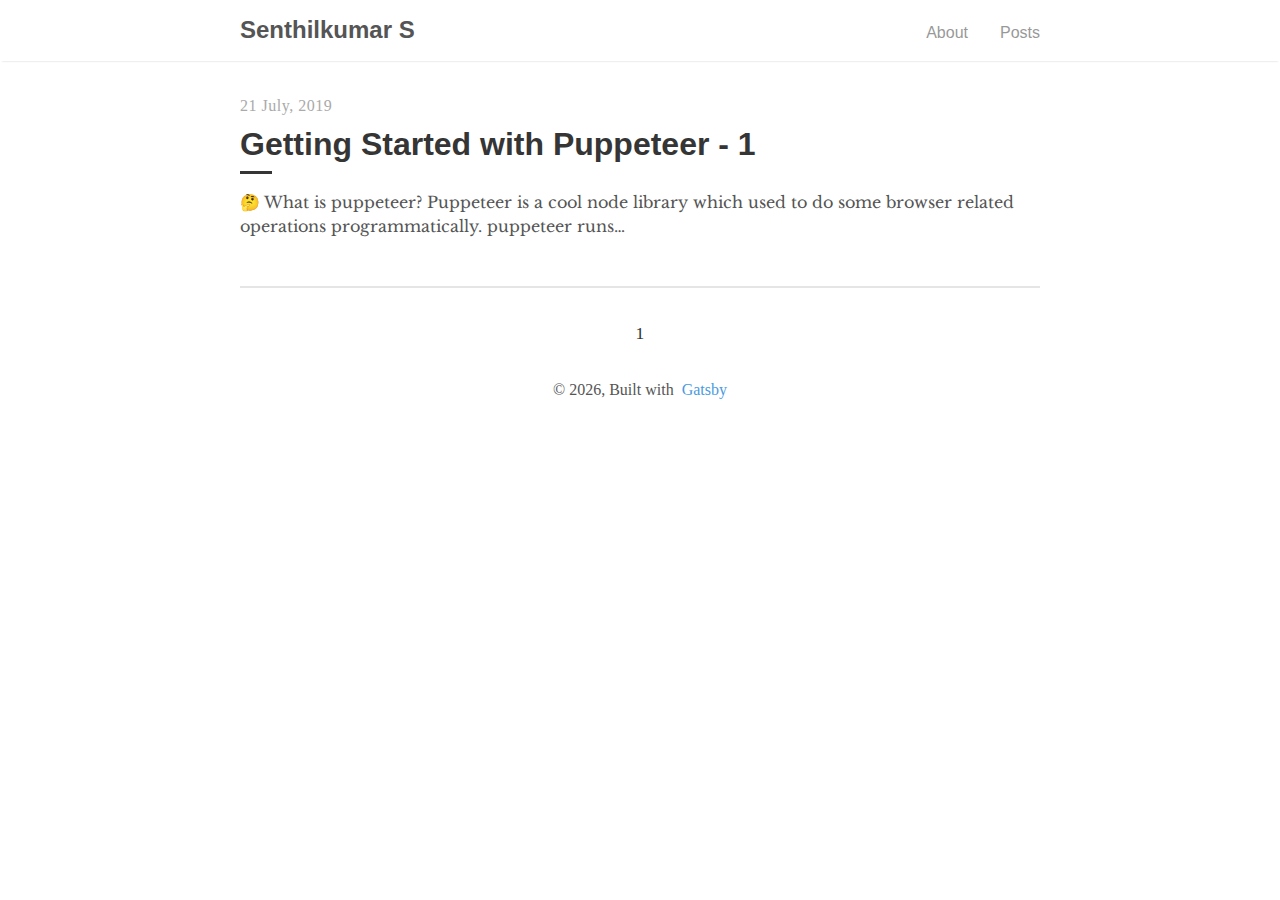
<file: index.html>
<!DOCTYPE html><html><head><meta charSet="utf-8"/><meta http-equiv="x-ua-compatible" content="ie=edge"/><meta name="viewport" content="width=device-width, initial-scale=1, shrink-to-fit=no"/><style data-href="/1.f02a8fc279fd7f62dc2c.css">@import url(https://fonts.googleapis.com/css?family=Libre+Baskerville:400,400i,700);*{box-sizing:border-box;line-height:1.5}body,html{color:#555;margin:0;padding:0}html{font-family:Libre Baskerville,Times New Roman,Times,serif;font-size:14px;overflow-y:scroll}@media (min-width:600px){html{font-size:16px}}body{-webkit-text-size-adjust:100%}h1,h2,h3,h4,h5,h6{color:#353535;font-family:Helvetica Neue,Segoe UI,Helvetica,Arial,sans-serif;line-height:normal}a{color:#4a9ae1;text-decoration:none}blockquote{border-left:.25rem solid #e5e5e5;color:#979797;margin:.8rem 0;padding:.5rem 1rem}blockquote p:last-child{margin-bottom:0}@media (min-width:600px){blockquote{padding:0 5rem 0 1.25rem}}img{display:block;margin:0 0 1rem;max-width:100%}td{vertical-align:top}code,pre{font-family:Menlo,Monaco,monospace}code{background-color:#f9f9f9;border-radius:3px;color:#bf616a;font-size:85%;padding:.25em .5em}pre{margin:0 0 1rem}pre code{background-color:transparent;color:inherit;font-size:100%;padding:0}.highlight{background-color:#f9f9f9;border-radius:3px;line-height:1.4;margin:0 0 1rem;padding:1rem}.highlight pre{margin-bottom:0;overflow-x:auto}.highlight .lineno{color:#aaa;display:inline-block;padding:0 .75rem 0 .25rem;-webkit-user-select:none;-moz-user-select:none;-ms-user-select:none;user-select:none}.post{padding:3rem 0}.post-info{color:#aaa;font-family:Palatino,Palatino LT STD,Palatino Linotype,Book Antiqua,Georgia,serif;letter-spacing:.5px;text-align:center}.post-info span{font-style:italic}.post-title{color:#353535;font-family:Helvetica Neue,Segoe UI,Helvetica,Arial,sans-serif;font-size:4rem;margin:1rem 0;text-align:center}.f3rem{font-size:3rem}.abouttext p{line-height:40px;padding-bottom:10px}.authorimage{text-align:center}.authorimage img{max-width:200px;height:150px;width:150px;display:initial;margin:9px 0 -10px;border-radius:50%}.social{text-align:center;font-size:30px;padding-bottom:30px}.social i{color:#000}.post-line{border-top:.4rem solid #353535;display:block;margin:0 auto 3rem;width:4rem}.post p{margin:0 0 1rem;text-align:justify}.post a:hover{text-decoration:underline}.post img{margin:0 auto .5rem}.post img+em{color:#aaa;display:block;font-family:Helvetica Neue,Segoe UI,Helvetica,Arial,sans-serif;font-size:.9rem;font-style:normal;text-align:center}.post img.emoji{display:inline-block;left:0;-webkit-transform:none;transform:none;width:1rem;height:1rem;vertical-align:text-top;padding:0;margin:0}.highlight .hll{background-color:#ffc}.highlight .c{color:#999}.highlight .err{color:#a00;background-color:#faa}.highlight .k{color:#069}.highlight .o{color:#555}.highlight .cm{color:#09f;font-style:italic}.highlight .cp{color:#099}.highlight .c1,.highlight .cs{color:#999}.highlight .gd{background-color:#fcc;border:1px solid #c00}.highlight .ge{font-style:italic}.highlight .gr{color:red}.highlight .gh{color:#030}.highlight .gi{background-color:#cfc;border:1px solid #0c0}.highlight .go{color:#aaa}.highlight .gp{color:#009}.highlight .gu{color:#030}.highlight .gt{color:#9c6}.highlight .kc,.highlight .kd,.highlight .kn,.highlight .kp,.highlight .kr{color:#069}.highlight .kt{color:#078}.highlight .m{color:#f60}.highlight .s{color:#d44950}.highlight .na{color:#4f9fcf}.highlight .nb{color:#366}.highlight .nc{color:#0a8}.highlight .no{color:#360}.highlight .nd{color:#99f}.highlight .ni{color:#999}.highlight .ne{color:#c00}.highlight .nf{color:#c0f}.highlight .nl{color:#99f}.highlight .nn{color:#0cf}.highlight .nt{color:#2f6f9f}.highlight .nv{color:#033}.highlight .ow{color:#000}.highlight .w{color:#bbb}.highlight .mf,.highlight .mh,.highlight .mi,.highlight .mo{color:#f60}.highlight .sb,.highlight .sc{color:#c30}.highlight .sd{color:#c30;font-style:italic}.highlight .s2,.highlight .se,.highlight .sh{color:#c30}.highlight .si{color:#a00}.highlight .sx{color:#c30}.highlight .sr{color:#3aa}.highlight .s1{color:#c30}.highlight .ss{color:#fc3}.highlight .bp{color:#366}.highlight .vc,.highlight .vg,.highlight .vi{color:#033}.highlight .il{color:#f60}.css .nt+.nt,.css .o,.css .o+.nt{color:#999}.container,.nav-container,footer,main{margin:0 auto;max-width:800px;width:80%}.nav-container,footer,main{display:block}.nav{box-shadow:0 2px 2px -2px rgba(0,0,0,.2);overflow:auto}.nav-container{margin:1rem auto;position:relative;text-align:center}.nav-title{transition:all .2s ease-out;color:#555;display:inline-block;margin:0;padding-right:.2rem}.nav-title:focus,.nav-title:hover{opacity:.6}.nav ul{list-style-type:none;margin:1rem 0 0;padding:0;text-align:center}.nav li{transition:all .2s ease-out;color:#555;display:inline-block;opacity:.6;padding:0 2rem 0 0}.nav li:last-child{padding-right:0}.nav li:focus,.nav li:hover{opacity:1}.nav a{color:#555;font-family:Helvetica Neue,Segoe UI,Helvetica,Arial,sans-serif}@media (min-width:600px){.nav-container{text-align:left}.nav ul{bottom:0;position:absolute;right:0}}footer{font-family:Palatino,Palatino LT STD,Palatino Linotype,Book Antiqua,Georgia,serif;padding:2rem 0;text-align:center}footer span{color:#555;font-size:.8rem}.pagination{border-top:.5px solid #e5e5e5;font-family:Palatino,Palatino LT STD,Palatino Linotype,Book Antiqua,Georgia,serif;padding-top:2rem;position:relative;text-align:center}.pagination span{color:#353535;font-size:1.1rem}.pagination .top{transition:all .3s ease-out;color:#555;font-family:Helvetica Neue,Segoe UI,Helvetica,Arial,sans-serif;font-size:1.1rem;opacity:.6}.pagination .top:hover{opacity:1}.pagination .arrow{transition:all .3s ease-out;color:#555;position:absolute}.pagination .arrow:focus,.pagination .arrow:hover{opacity:.6;text-decoration:none}.pagination .left{left:0}.pagination .right{right:0}.catalogue-item{border-bottom:1px solid #e5e5e5;color:#555;display:inline-block;padding:2rem 0}.catalogue-item:focus .catalogue-line,.catalogue-item:hover .catalogue-line{width:5rem}.catalogue-item:last-child{border:0}.catalogue-time{color:#aaa;font-family:Palatino,Palatino LT STD,Palatino Linotype,Book Antiqua,Georgia,serif;letter-spacing:.5px}.catalogue-title{color:#353535;display:block;font-family:Helvetica Neue,Segoe UI,Helvetica,Arial,sans-serif;font-size:2rem;font-weight:700;margin:.5rem 0}.catalogue-line{transition:all .3s ease-out;border-top:.2rem solid #353535;display:block;width:2rem}@font-face{font-family:fontello;src:url([data-uri]);src:url([data-uri]#iefix) format("embedded-opentype"),url([data-uri]) format("woff2"),url([data-uri]) format("woff"),url([data-uri]) format("truetype"),url([data-uri]) format("svg");font-weight:400;font-style:normal}[class*=" icon-"]:before,[class^=icon-]:before{font-family:fontello;font-style:normal;font-weight:400;speak:none;display:inline-block;text-decoration:inherit;width:1em;margin-right:.2em;text-align:center;font-variant:normal;text-transform:none;line-height:1em;margin-left:.2em;-webkit-font-smoothing:antialiased;-moz-osx-font-smoothing:grayscale}.icon-mail-alt:before{content:"\F0E0"}.icon-codeopen:before{content:"\F1CB"}.icon-quora:before{content:"\F2C4"}.icon-github-squared:before{content:"\F300"}.icon-twitter-squared:before{content:"\F304"}.icon-facebook-squared:before{content:"\F308"}.icon-linkedin-squared:before{content:"\F30C"}</style><style data-href="/0.08eb512c534233bffd38.css">code[class*=language-],pre[class*=language-]{color:#ccc;background:none;font-family:Consolas,Monaco,Andale Mono,Ubuntu Mono,monospace;text-align:left;white-space:pre;word-spacing:normal;word-break:normal;word-wrap:normal;line-height:1.5;-moz-tab-size:4;-o-tab-size:4;tab-size:4;-webkit-hyphens:none;-ms-hyphens:none;hyphens:none}pre[class*=language-]{padding:1em;margin:.5em 0;overflow:auto}:not(pre)>code[class*=language-],pre[class*=language-]{background:#2d2d2d}:not(pre)>code[class*=language-]{padding:.1em;border-radius:.3em;white-space:normal}.token.block-comment,.token.cdata,.token.comment,.token.doctype,.token.prolog{color:#999}.token.punctuation{color:#ccc}.token.attr-name,.token.deleted,.token.namespace,.token.tag{color:#e2777a}.token.function-name{color:#6196cc}.token.boolean,.token.function,.token.number{color:#f08d49}.token.class-name,.token.constant,.token.property,.token.symbol{color:#f8c555}.token.atrule,.token.builtin,.token.important,.token.keyword,.token.selector{color:#cc99cd}.token.attr-value,.token.char,.token.regex,.token.string,.token.variable{color:#7ec699}.token.entity,.token.operator,.token.url{color:#67cdcc}.token.bold,.token.important{font-weight:700}.token.italic{font-style:italic}.token.entity{cursor:help}.token.inserted{color:green}</style><style data-href="/app.a2f933b7ab5f58f2ecfb.css">code[class*=language-],pre[class*=language-]{color:#657b83;font-family:Consolas,Monaco,Andale Mono,Ubuntu Mono,monospace;text-align:left;white-space:pre;word-spacing:normal;word-break:normal;word-wrap:normal;line-height:1.5;-moz-tab-size:4;-o-tab-size:4;tab-size:4;-webkit-hyphens:none;-ms-hyphens:none;hyphens:none}code[class*=language-]::selection,code[class*=language-] ::selection,pre[class*=language-]::selection,pre[class*=language-] ::selection{background:#073642}pre[class*=language-]{padding:1em;margin:.5em 0;overflow:auto;border-radius:.3em}:not(pre)>code[class*=language-],pre[class*=language-]{background-color:#fdf6e3}:not(pre)>code[class*=language-]{padding:.1em;border-radius:.3em}.token.cdata,.token.comment,.token.doctype,.token.prolog{color:#93a1a1}.token.punctuation{color:#586e75}.namespace{opacity:.7}.token.boolean,.token.constant,.token.deleted,.token.number,.token.property,.token.symbol,.token.tag{color:#268bd2}.token.attr-name,.token.builtin,.token.char,.token.inserted,.token.selector,.token.string,.token.url{color:#2aa198}.token.entity{color:#657b83;background:#eee8d5}.token.atrule,.token.attr-value,.token.keyword{color:#859900}.token.class-name,.token.function{color:#b58900}.token.important,.token.regex,.token.variable{color:#cb4b16}.token.bold,.token.important{font-weight:700}.token.italic{font-style:italic}.token.entity{cursor:help}</style><meta name="generator" content="Gatsby 2.0.85"/><link rel="alternate" type="application/rss+xml" href="/rss.xml"/><link rel="shortcut icon" href="/icons/icon-48x48.png"/><link rel="manifest" href="/manifest.webmanifest"/><meta name="theme-color" content="#663399"/><link as="script" rel="preload" href="/webpack-runtime-f0aeb34d5a97b9aab1ec.js"/><link as="script" rel="preload" href="/app-98eaf7af722423f1ba52.js"/><link as="script" rel="preload" href="/0-c68d38810e71abdc5b8b.js"/><link as="script" rel="preload" href="/1-fd1f1108440ac47e5225.js"/><link as="script" rel="preload" href="/component---src-templates-blog-list-js-a87c4ee5b1a918cf95ca.js"/><link as="fetch" rel="preload" href="/static/d/316/path---index-6a9-wAr2YPmqq3rRqJ3Nbjt6dZaoZg.json" crossOrigin="use-credentials"/></head><body><div id="___gatsby"><div style="outline:none" tabindex="-1" role="group"><div><nav class="nav"><div class="nav-container"><a aria-current="page" class="" href="/"><h2 class="nav-title">Senthilkumar S</h2></a><ul><li><a href="/about">About</a></li><li><a aria-current="page" class="" href="/">Posts</a></li></ul></div></nav><main><a class="catalogue-item" href="/getting-started-with-puppeteer-1/"><div><time dateTime="21 July, 2019" class="catalogue-time">21 July, 2019</time><h1 class="catalogue-title">Getting Started with Puppeteer - 1</h1><div class="catalogue-line"></div><p>🤔 What is puppeteer? Puppeteer is a cool node library which used to do some browser related operations programmatically. puppeteer runs…</p></div></a><div class="pagination"><span>1</span></div></main><footer>© <!-- -->2019<!-- -->, Built with  <a href="https://www.gatsbyjs.org">Gatsby</a></footer></div></div></div><script>
  
  
  if(true) {
    (function(i,s,o,g,r,a,m){i['GoogleAnalyticsObject']=r;i[r]=i[r]||function(){
    (i[r].q=i[r].q||[]).push(arguments)},i[r].l=1*new Date();a=s.createElement(o),
    m=s.getElementsByTagName(o)[0];a.async=1;a.src=g;m.parentNode.insertBefore(a,m)
    })(window,document,'script','https://www.google-analytics.com/analytics.js','ga');
  }
  if (typeof ga === "function") {
    ga('create', 'UA-137781317-1', 'auto', {});
      
      }
      </script><script id="gatsby-script-loader">/*<![CDATA[*/window.page={"componentChunkName":"component---src-templates-blog-list-js","jsonName":"index","path":"/"};window.dataPath="316/path---index-6a9-wAr2YPmqq3rRqJ3Nbjt6dZaoZg";/*]]>*/</script><script id="gatsby-chunk-mapping">/*<![CDATA[*/window.___chunkMapping={"app":["/app.a2f933b7ab5f58f2ecfb.css","/app-98eaf7af722423f1ba52.js"],"component---node-modules-gatsby-plugin-offline-app-shell-js":["/component---node-modules-gatsby-plugin-offline-app-shell-js-4be88a38bd7666d7e9e6.js"],"component---src-templates-blog-post-js":["/component---src-templates-blog-post-js-2572485f444fafd89a6f.js"],"component---src-templates-blog-list-js":["/component---src-templates-blog-list-js-a87c4ee5b1a918cf95ca.js"],"component---src-pages-404-js":["/component---src-pages-404-js-044a4fb0dc4d4fe8c957.js"],"component---src-pages-about-js":["/component---src-pages-about-js-4056f83793c5e5cef0c8.js"],"pages-manifest":["/pages-manifest-46968aaa16fee516a383.js"]};/*]]>*/</script><script src="/component---src-templates-blog-list-js-a87c4ee5b1a918cf95ca.js" async=""></script><script src="/1-fd1f1108440ac47e5225.js" async=""></script><script src="/0-c68d38810e71abdc5b8b.js" async=""></script><script src="/app-98eaf7af722423f1ba52.js" async=""></script><script src="/webpack-runtime-f0aeb34d5a97b9aab1ec.js" async=""></script></body></html>
</file>
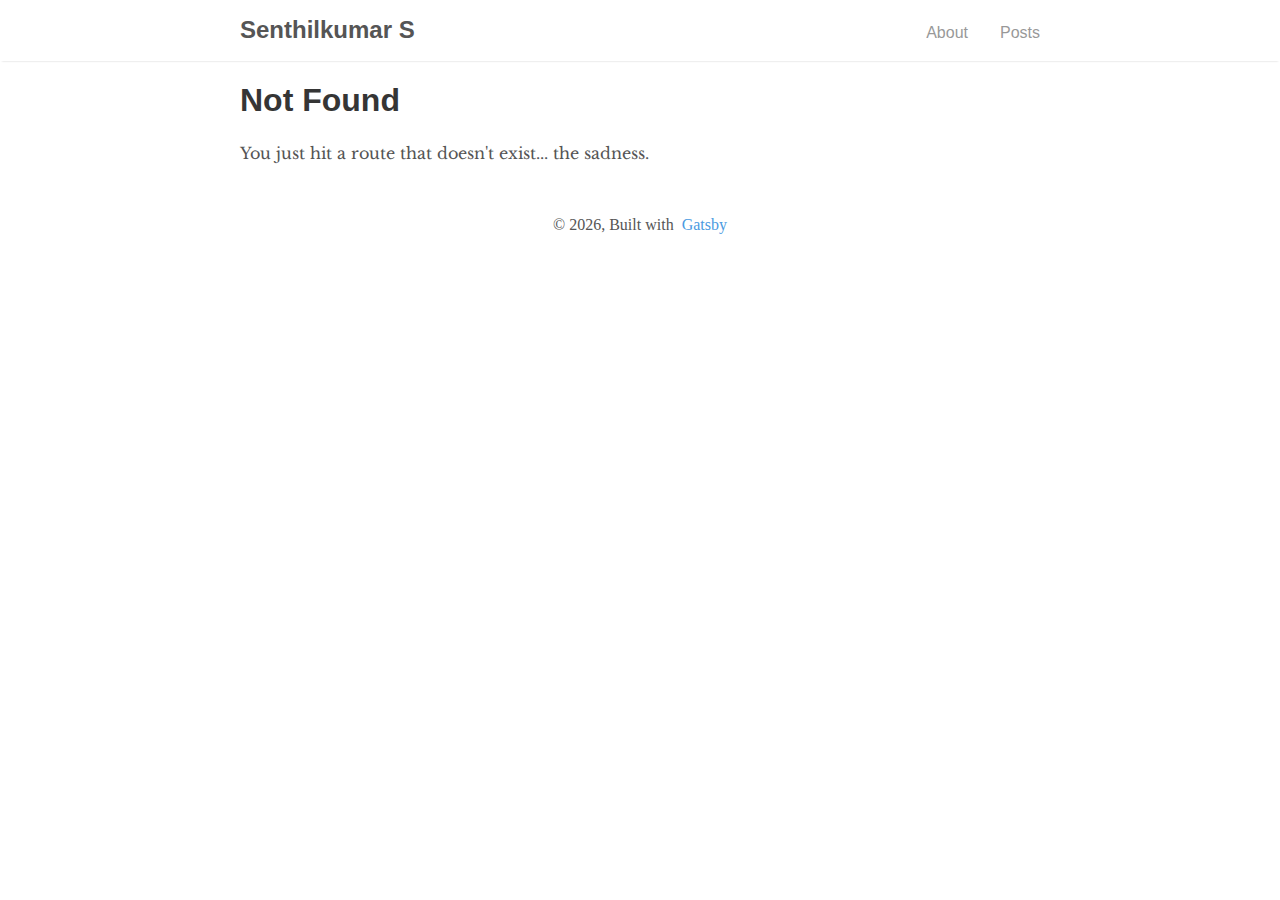
<file: 404/index.html>
<!DOCTYPE html><html><head><meta charSet="utf-8"/><meta http-equiv="x-ua-compatible" content="ie=edge"/><meta name="viewport" content="width=device-width, initial-scale=1, shrink-to-fit=no"/><style data-href="/1.f02a8fc279fd7f62dc2c.css">@import url(https://fonts.googleapis.com/css?family=Libre+Baskerville:400,400i,700);*{box-sizing:border-box;line-height:1.5}body,html{color:#555;margin:0;padding:0}html{font-family:Libre Baskerville,Times New Roman,Times,serif;font-size:14px;overflow-y:scroll}@media (min-width:600px){html{font-size:16px}}body{-webkit-text-size-adjust:100%}h1,h2,h3,h4,h5,h6{color:#353535;font-family:Helvetica Neue,Segoe UI,Helvetica,Arial,sans-serif;line-height:normal}a{color:#4a9ae1;text-decoration:none}blockquote{border-left:.25rem solid #e5e5e5;color:#979797;margin:.8rem 0;padding:.5rem 1rem}blockquote p:last-child{margin-bottom:0}@media (min-width:600px){blockquote{padding:0 5rem 0 1.25rem}}img{display:block;margin:0 0 1rem;max-width:100%}td{vertical-align:top}code,pre{font-family:Menlo,Monaco,monospace}code{background-color:#f9f9f9;border-radius:3px;color:#bf616a;font-size:85%;padding:.25em .5em}pre{margin:0 0 1rem}pre code{background-color:transparent;color:inherit;font-size:100%;padding:0}.highlight{background-color:#f9f9f9;border-radius:3px;line-height:1.4;margin:0 0 1rem;padding:1rem}.highlight pre{margin-bottom:0;overflow-x:auto}.highlight .lineno{color:#aaa;display:inline-block;padding:0 .75rem 0 .25rem;-webkit-user-select:none;-moz-user-select:none;-ms-user-select:none;user-select:none}.post{padding:3rem 0}.post-info{color:#aaa;font-family:Palatino,Palatino LT STD,Palatino Linotype,Book Antiqua,Georgia,serif;letter-spacing:.5px;text-align:center}.post-info span{font-style:italic}.post-title{color:#353535;font-family:Helvetica Neue,Segoe UI,Helvetica,Arial,sans-serif;font-size:4rem;margin:1rem 0;text-align:center}.f3rem{font-size:3rem}.abouttext p{line-height:40px;padding-bottom:10px}.authorimage{text-align:center}.authorimage img{max-width:200px;height:150px;width:150px;display:initial;margin:9px 0 -10px;border-radius:50%}.social{text-align:center;font-size:30px;padding-bottom:30px}.social i{color:#000}.post-line{border-top:.4rem solid #353535;display:block;margin:0 auto 3rem;width:4rem}.post p{margin:0 0 1rem;text-align:justify}.post a:hover{text-decoration:underline}.post img{margin:0 auto .5rem}.post img+em{color:#aaa;display:block;font-family:Helvetica Neue,Segoe UI,Helvetica,Arial,sans-serif;font-size:.9rem;font-style:normal;text-align:center}.post img.emoji{display:inline-block;left:0;-webkit-transform:none;transform:none;width:1rem;height:1rem;vertical-align:text-top;padding:0;margin:0}.highlight .hll{background-color:#ffc}.highlight .c{color:#999}.highlight .err{color:#a00;background-color:#faa}.highlight .k{color:#069}.highlight .o{color:#555}.highlight .cm{color:#09f;font-style:italic}.highlight .cp{color:#099}.highlight .c1,.highlight .cs{color:#999}.highlight .gd{background-color:#fcc;border:1px solid #c00}.highlight .ge{font-style:italic}.highlight .gr{color:red}.highlight .gh{color:#030}.highlight .gi{background-color:#cfc;border:1px solid #0c0}.highlight .go{color:#aaa}.highlight .gp{color:#009}.highlight .gu{color:#030}.highlight .gt{color:#9c6}.highlight .kc,.highlight .kd,.highlight .kn,.highlight .kp,.highlight .kr{color:#069}.highlight .kt{color:#078}.highlight .m{color:#f60}.highlight .s{color:#d44950}.highlight .na{color:#4f9fcf}.highlight .nb{color:#366}.highlight .nc{color:#0a8}.highlight .no{color:#360}.highlight .nd{color:#99f}.highlight .ni{color:#999}.highlight .ne{color:#c00}.highlight .nf{color:#c0f}.highlight .nl{color:#99f}.highlight .nn{color:#0cf}.highlight .nt{color:#2f6f9f}.highlight .nv{color:#033}.highlight .ow{color:#000}.highlight .w{color:#bbb}.highlight .mf,.highlight .mh,.highlight .mi,.highlight .mo{color:#f60}.highlight .sb,.highlight .sc{color:#c30}.highlight .sd{color:#c30;font-style:italic}.highlight .s2,.highlight .se,.highlight .sh{color:#c30}.highlight .si{color:#a00}.highlight .sx{color:#c30}.highlight .sr{color:#3aa}.highlight .s1{color:#c30}.highlight .ss{color:#fc3}.highlight .bp{color:#366}.highlight .vc,.highlight .vg,.highlight .vi{color:#033}.highlight .il{color:#f60}.css .nt+.nt,.css .o,.css .o+.nt{color:#999}.container,.nav-container,footer,main{margin:0 auto;max-width:800px;width:80%}.nav-container,footer,main{display:block}.nav{box-shadow:0 2px 2px -2px rgba(0,0,0,.2);overflow:auto}.nav-container{margin:1rem auto;position:relative;text-align:center}.nav-title{transition:all .2s ease-out;color:#555;display:inline-block;margin:0;padding-right:.2rem}.nav-title:focus,.nav-title:hover{opacity:.6}.nav ul{list-style-type:none;margin:1rem 0 0;padding:0;text-align:center}.nav li{transition:all .2s ease-out;color:#555;display:inline-block;opacity:.6;padding:0 2rem 0 0}.nav li:last-child{padding-right:0}.nav li:focus,.nav li:hover{opacity:1}.nav a{color:#555;font-family:Helvetica Neue,Segoe UI,Helvetica,Arial,sans-serif}@media (min-width:600px){.nav-container{text-align:left}.nav ul{bottom:0;position:absolute;right:0}}footer{font-family:Palatino,Palatino LT STD,Palatino Linotype,Book Antiqua,Georgia,serif;padding:2rem 0;text-align:center}footer span{color:#555;font-size:.8rem}.pagination{border-top:.5px solid #e5e5e5;font-family:Palatino,Palatino LT STD,Palatino Linotype,Book Antiqua,Georgia,serif;padding-top:2rem;position:relative;text-align:center}.pagination span{color:#353535;font-size:1.1rem}.pagination .top{transition:all .3s ease-out;color:#555;font-family:Helvetica Neue,Segoe UI,Helvetica,Arial,sans-serif;font-size:1.1rem;opacity:.6}.pagination .top:hover{opacity:1}.pagination .arrow{transition:all .3s ease-out;color:#555;position:absolute}.pagination .arrow:focus,.pagination .arrow:hover{opacity:.6;text-decoration:none}.pagination .left{left:0}.pagination .right{right:0}.catalogue-item{border-bottom:1px solid #e5e5e5;color:#555;display:inline-block;padding:2rem 0}.catalogue-item:focus .catalogue-line,.catalogue-item:hover .catalogue-line{width:5rem}.catalogue-item:last-child{border:0}.catalogue-time{color:#aaa;font-family:Palatino,Palatino LT STD,Palatino Linotype,Book Antiqua,Georgia,serif;letter-spacing:.5px}.catalogue-title{color:#353535;display:block;font-family:Helvetica Neue,Segoe UI,Helvetica,Arial,sans-serif;font-size:2rem;font-weight:700;margin:.5rem 0}.catalogue-line{transition:all .3s ease-out;border-top:.2rem solid #353535;display:block;width:2rem}@font-face{font-family:fontello;src:url([data-uri]);src:url([data-uri]#iefix) format("embedded-opentype"),url([data-uri]) format("woff2"),url([data-uri]) format("woff"),url([data-uri]) format("truetype"),url([data-uri]) format("svg");font-weight:400;font-style:normal}[class*=" icon-"]:before,[class^=icon-]:before{font-family:fontello;font-style:normal;font-weight:400;speak:none;display:inline-block;text-decoration:inherit;width:1em;margin-right:.2em;text-align:center;font-variant:normal;text-transform:none;line-height:1em;margin-left:.2em;-webkit-font-smoothing:antialiased;-moz-osx-font-smoothing:grayscale}.icon-mail-alt:before{content:"\F0E0"}.icon-codeopen:before{content:"\F1CB"}.icon-quora:before{content:"\F2C4"}.icon-github-squared:before{content:"\F300"}.icon-twitter-squared:before{content:"\F304"}.icon-facebook-squared:before{content:"\F308"}.icon-linkedin-squared:before{content:"\F30C"}</style><style data-href="/0.08eb512c534233bffd38.css">code[class*=language-],pre[class*=language-]{color:#ccc;background:none;font-family:Consolas,Monaco,Andale Mono,Ubuntu Mono,monospace;text-align:left;white-space:pre;word-spacing:normal;word-break:normal;word-wrap:normal;line-height:1.5;-moz-tab-size:4;-o-tab-size:4;tab-size:4;-webkit-hyphens:none;-ms-hyphens:none;hyphens:none}pre[class*=language-]{padding:1em;margin:.5em 0;overflow:auto}:not(pre)>code[class*=language-],pre[class*=language-]{background:#2d2d2d}:not(pre)>code[class*=language-]{padding:.1em;border-radius:.3em;white-space:normal}.token.block-comment,.token.cdata,.token.comment,.token.doctype,.token.prolog{color:#999}.token.punctuation{color:#ccc}.token.attr-name,.token.deleted,.token.namespace,.token.tag{color:#e2777a}.token.function-name{color:#6196cc}.token.boolean,.token.function,.token.number{color:#f08d49}.token.class-name,.token.constant,.token.property,.token.symbol{color:#f8c555}.token.atrule,.token.builtin,.token.important,.token.keyword,.token.selector{color:#cc99cd}.token.attr-value,.token.char,.token.regex,.token.string,.token.variable{color:#7ec699}.token.entity,.token.operator,.token.url{color:#67cdcc}.token.bold,.token.important{font-weight:700}.token.italic{font-style:italic}.token.entity{cursor:help}.token.inserted{color:green}</style><style data-href="/app.a2f933b7ab5f58f2ecfb.css">code[class*=language-],pre[class*=language-]{color:#657b83;font-family:Consolas,Monaco,Andale Mono,Ubuntu Mono,monospace;text-align:left;white-space:pre;word-spacing:normal;word-break:normal;word-wrap:normal;line-height:1.5;-moz-tab-size:4;-o-tab-size:4;tab-size:4;-webkit-hyphens:none;-ms-hyphens:none;hyphens:none}code[class*=language-]::selection,code[class*=language-] ::selection,pre[class*=language-]::selection,pre[class*=language-] ::selection{background:#073642}pre[class*=language-]{padding:1em;margin:.5em 0;overflow:auto;border-radius:.3em}:not(pre)>code[class*=language-],pre[class*=language-]{background-color:#fdf6e3}:not(pre)>code[class*=language-]{padding:.1em;border-radius:.3em}.token.cdata,.token.comment,.token.doctype,.token.prolog{color:#93a1a1}.token.punctuation{color:#586e75}.namespace{opacity:.7}.token.boolean,.token.constant,.token.deleted,.token.number,.token.property,.token.symbol,.token.tag{color:#268bd2}.token.attr-name,.token.builtin,.token.char,.token.inserted,.token.selector,.token.string,.token.url{color:#2aa198}.token.entity{color:#657b83;background:#eee8d5}.token.atrule,.token.attr-value,.token.keyword{color:#859900}.token.class-name,.token.function{color:#b58900}.token.important,.token.regex,.token.variable{color:#cb4b16}.token.bold,.token.important{font-weight:700}.token.italic{font-style:italic}.token.entity{cursor:help}</style><meta name="generator" content="Gatsby 2.0.85"/><link rel="alternate" type="application/rss+xml" href="/rss.xml"/><link rel="shortcut icon" href="/icons/icon-48x48.png"/><link rel="manifest" href="/manifest.webmanifest"/><meta name="theme-color" content="#663399"/><link as="script" rel="preload" href="/webpack-runtime-f0aeb34d5a97b9aab1ec.js"/><link as="script" rel="preload" href="/app-98eaf7af722423f1ba52.js"/><link as="script" rel="preload" href="/0-c68d38810e71abdc5b8b.js"/><link as="script" rel="preload" href="/1-fd1f1108440ac47e5225.js"/><link as="script" rel="preload" href="/component---src-pages-404-js-044a4fb0dc4d4fe8c957.js"/><link as="fetch" rel="preload" href="/static/d/542/path---404-22-d-bce-5y3y6SJVvfwnMxZZV66tnXX2k7U.json" crossOrigin="use-credentials"/></head><body><div id="___gatsby"><div style="outline:none" tabindex="-1" role="group"><div><nav class="nav"><div class="nav-container"><a href="/"><h2 class="nav-title">Senthilkumar S</h2></a><ul><li><a href="/about">About</a></li><li><a href="/">Posts</a></li></ul></div></nav><main><h1>Not Found</h1><p>You just hit a route that doesn&#x27;t exist... the sadness.</p></main><footer>© <!-- -->2019<!-- -->, Built with  <a href="https://www.gatsbyjs.org">Gatsby</a></footer></div></div></div><script>
  
  
  if(true) {
    (function(i,s,o,g,r,a,m){i['GoogleAnalyticsObject']=r;i[r]=i[r]||function(){
    (i[r].q=i[r].q||[]).push(arguments)},i[r].l=1*new Date();a=s.createElement(o),
    m=s.getElementsByTagName(o)[0];a.async=1;a.src=g;m.parentNode.insertBefore(a,m)
    })(window,document,'script','https://www.google-analytics.com/analytics.js','ga');
  }
  if (typeof ga === "function") {
    ga('create', 'UA-137781317-1', 'auto', {});
      
      }
      </script><script id="gatsby-script-loader">/*<![CDATA[*/window.page={"componentChunkName":"component---src-pages-404-js","jsonName":"404-22d","path":"/404/"};window.dataPath="542/path---404-22-d-bce-5y3y6SJVvfwnMxZZV66tnXX2k7U";/*]]>*/</script><script id="gatsby-chunk-mapping">/*<![CDATA[*/window.___chunkMapping={"app":["/app.a2f933b7ab5f58f2ecfb.css","/app-98eaf7af722423f1ba52.js"],"component---node-modules-gatsby-plugin-offline-app-shell-js":["/component---node-modules-gatsby-plugin-offline-app-shell-js-4be88a38bd7666d7e9e6.js"],"component---src-templates-blog-post-js":["/component---src-templates-blog-post-js-2572485f444fafd89a6f.js"],"component---src-templates-blog-list-js":["/component---src-templates-blog-list-js-a87c4ee5b1a918cf95ca.js"],"component---src-pages-404-js":["/component---src-pages-404-js-044a4fb0dc4d4fe8c957.js"],"component---src-pages-about-js":["/component---src-pages-about-js-4056f83793c5e5cef0c8.js"],"pages-manifest":["/pages-manifest-46968aaa16fee516a383.js"]};/*]]>*/</script><script src="/component---src-pages-404-js-044a4fb0dc4d4fe8c957.js" async=""></script><script src="/1-fd1f1108440ac47e5225.js" async=""></script><script src="/0-c68d38810e71abdc5b8b.js" async=""></script><script src="/app-98eaf7af722423f1ba52.js" async=""></script><script src="/webpack-runtime-f0aeb34d5a97b9aab1ec.js" async=""></script></body></html>
</file>
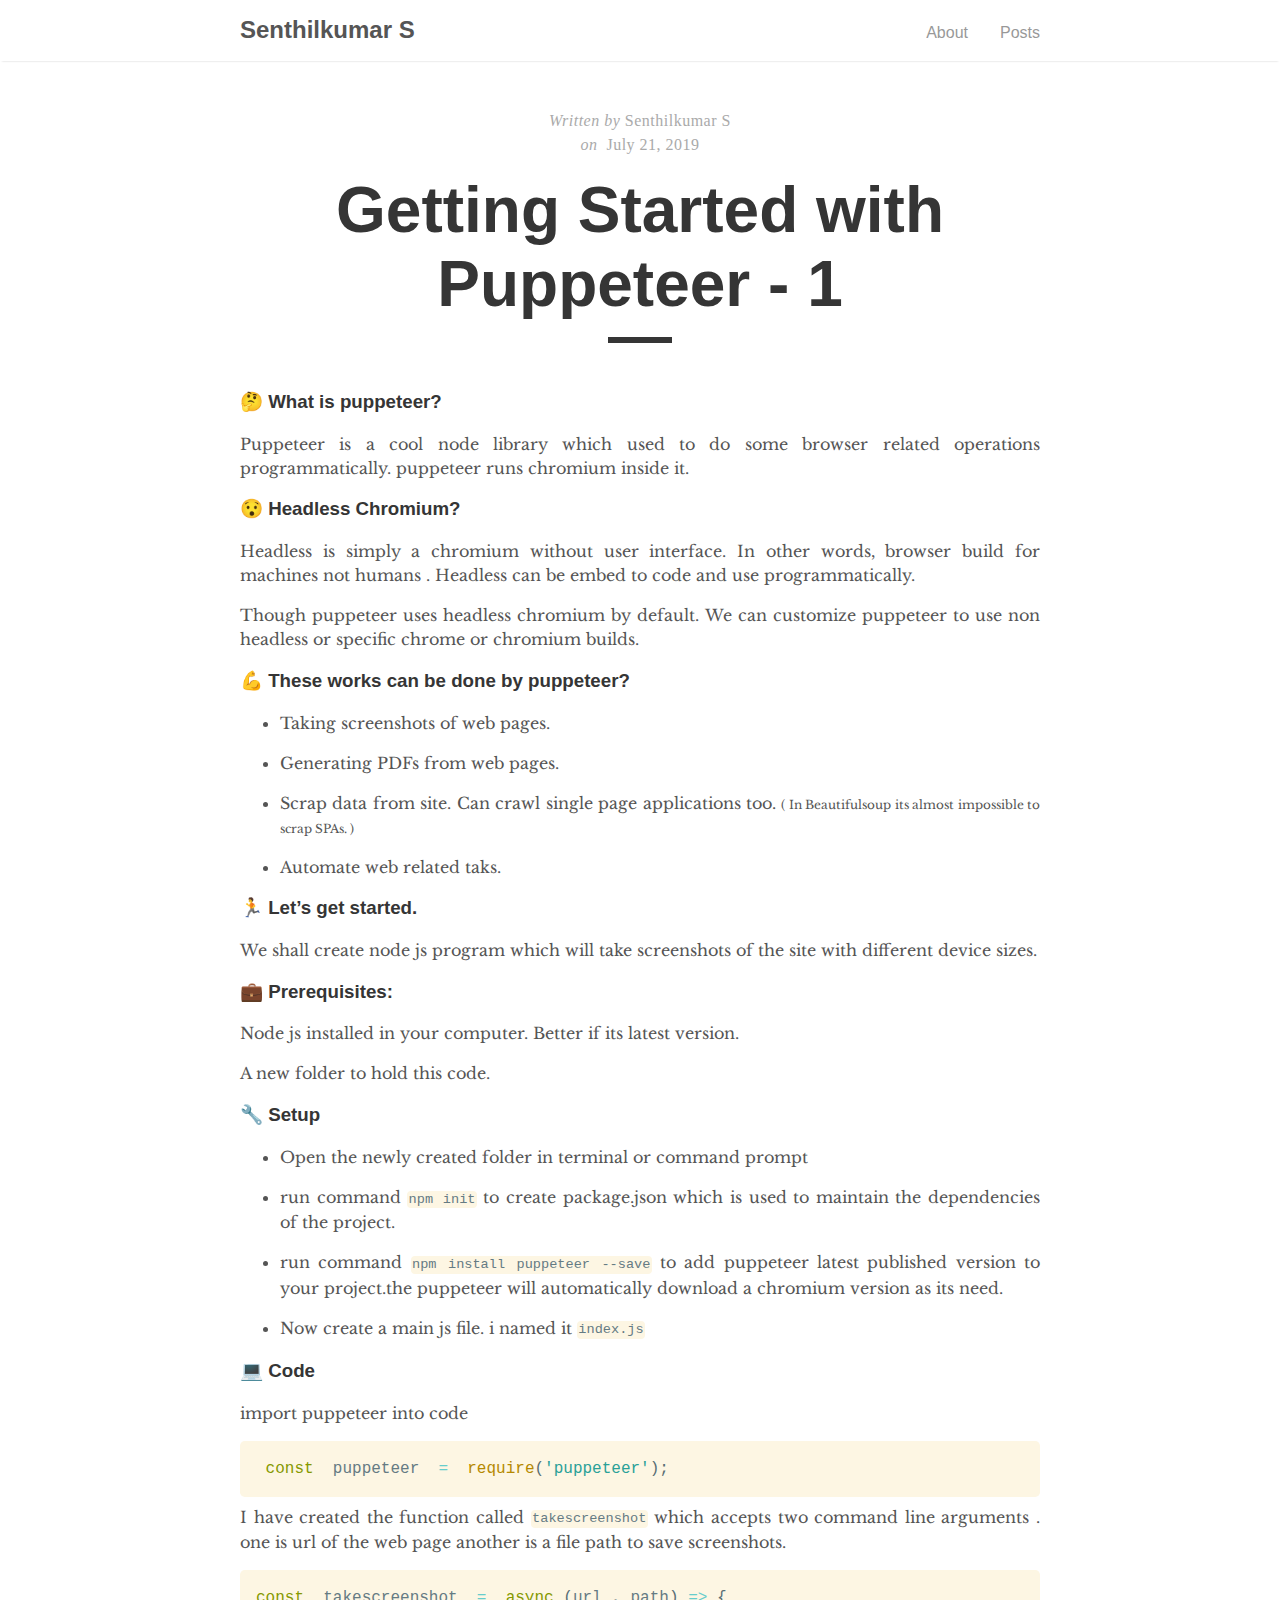
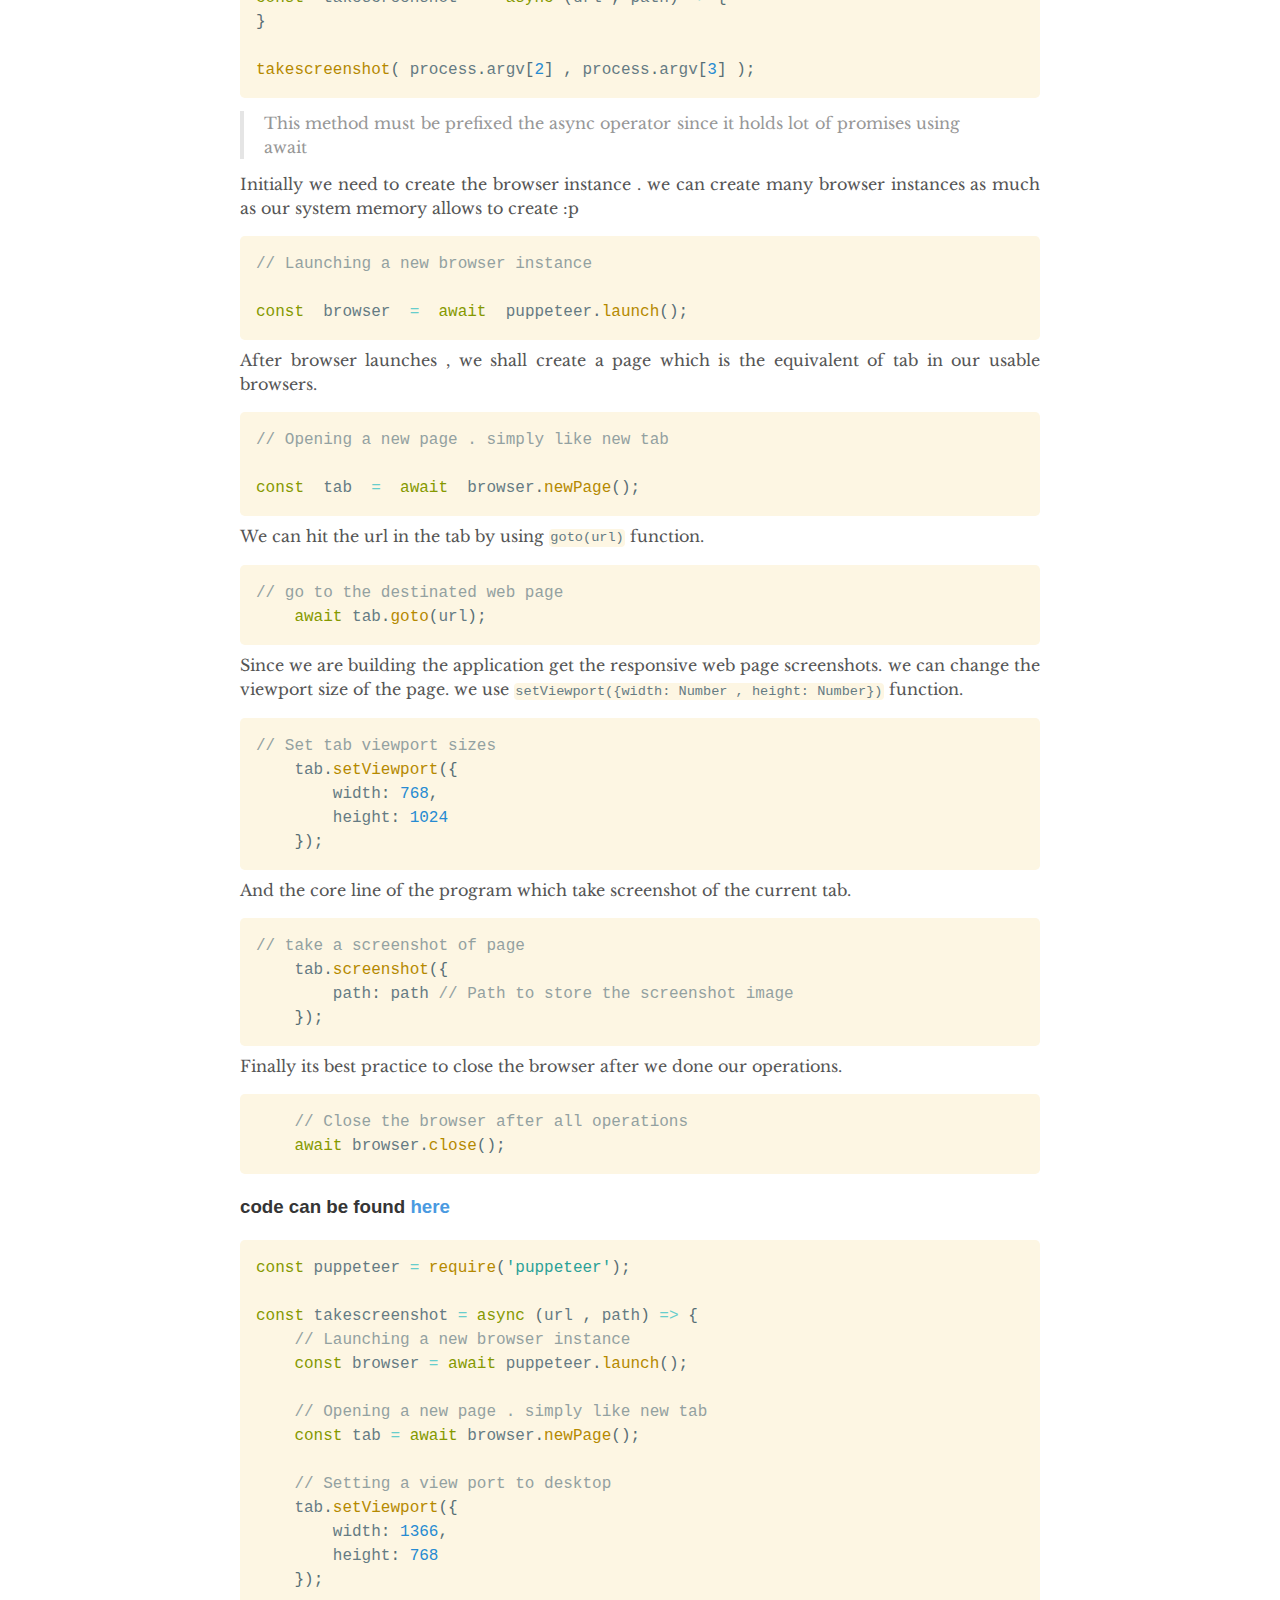
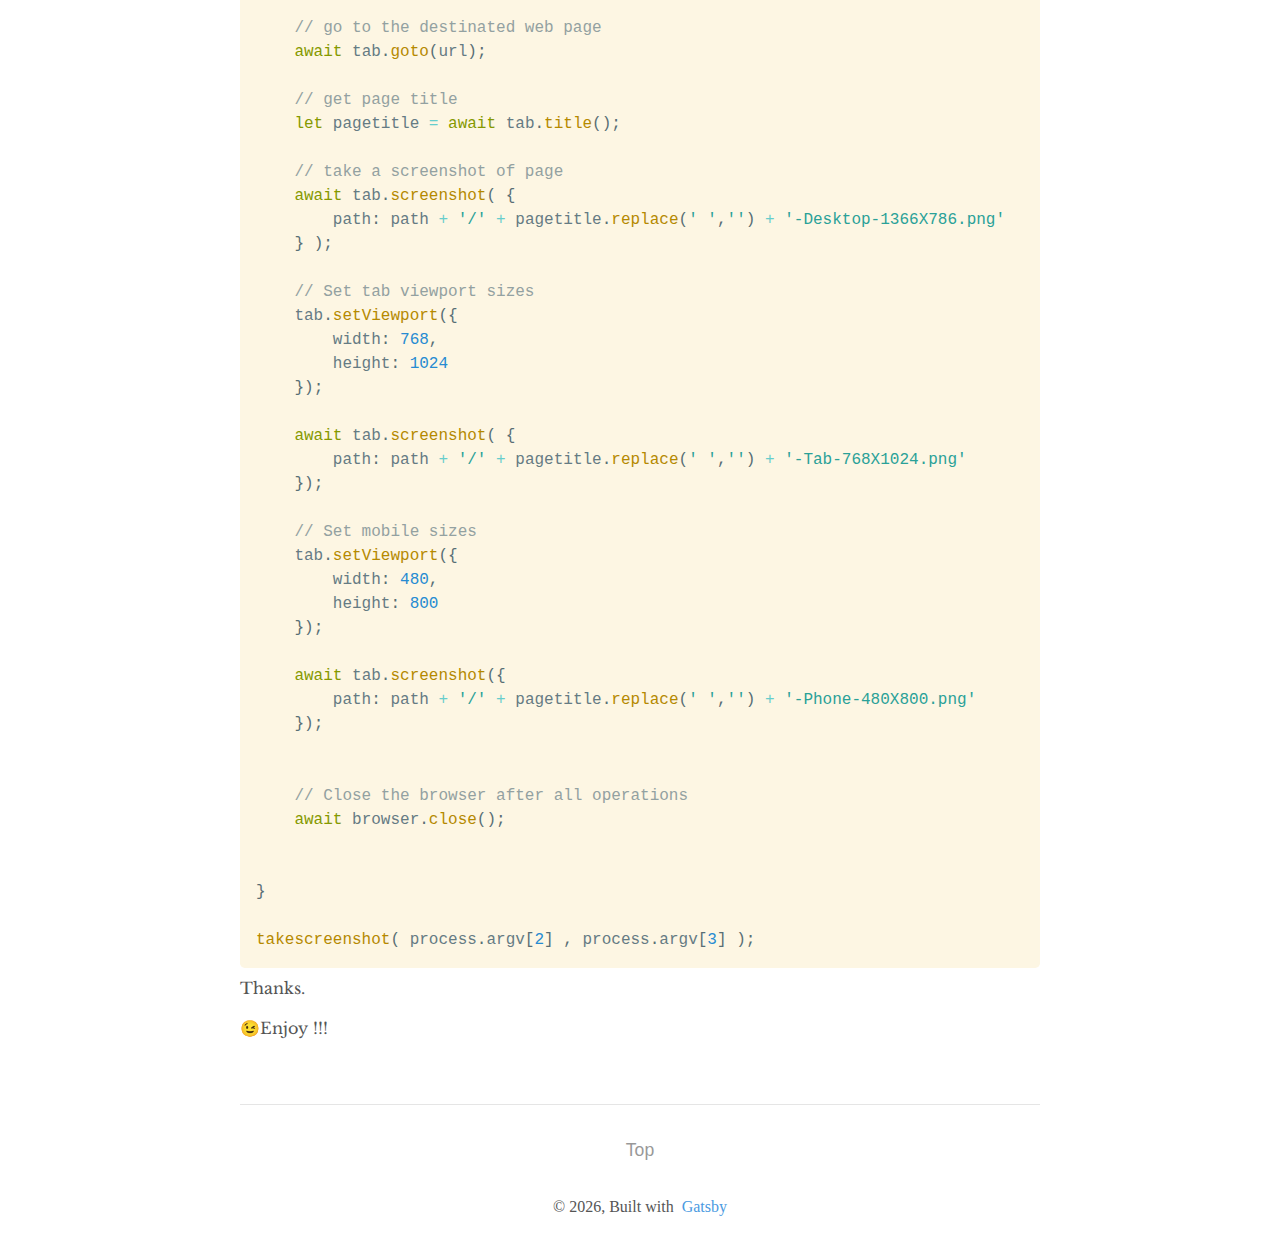
<file: getting-started-with-puppeteer-1/index.html>
<!DOCTYPE html><html><head><meta charSet="utf-8"/><meta http-equiv="x-ua-compatible" content="ie=edge"/><meta name="viewport" content="width=device-width, initial-scale=1, shrink-to-fit=no"/><style data-href="/1.f02a8fc279fd7f62dc2c.css">@import url(https://fonts.googleapis.com/css?family=Libre+Baskerville:400,400i,700);*{box-sizing:border-box;line-height:1.5}body,html{color:#555;margin:0;padding:0}html{font-family:Libre Baskerville,Times New Roman,Times,serif;font-size:14px;overflow-y:scroll}@media (min-width:600px){html{font-size:16px}}body{-webkit-text-size-adjust:100%}h1,h2,h3,h4,h5,h6{color:#353535;font-family:Helvetica Neue,Segoe UI,Helvetica,Arial,sans-serif;line-height:normal}a{color:#4a9ae1;text-decoration:none}blockquote{border-left:.25rem solid #e5e5e5;color:#979797;margin:.8rem 0;padding:.5rem 1rem}blockquote p:last-child{margin-bottom:0}@media (min-width:600px){blockquote{padding:0 5rem 0 1.25rem}}img{display:block;margin:0 0 1rem;max-width:100%}td{vertical-align:top}code,pre{font-family:Menlo,Monaco,monospace}code{background-color:#f9f9f9;border-radius:3px;color:#bf616a;font-size:85%;padding:.25em .5em}pre{margin:0 0 1rem}pre code{background-color:transparent;color:inherit;font-size:100%;padding:0}.highlight{background-color:#f9f9f9;border-radius:3px;line-height:1.4;margin:0 0 1rem;padding:1rem}.highlight pre{margin-bottom:0;overflow-x:auto}.highlight .lineno{color:#aaa;display:inline-block;padding:0 .75rem 0 .25rem;-webkit-user-select:none;-moz-user-select:none;-ms-user-select:none;user-select:none}.post{padding:3rem 0}.post-info{color:#aaa;font-family:Palatino,Palatino LT STD,Palatino Linotype,Book Antiqua,Georgia,serif;letter-spacing:.5px;text-align:center}.post-info span{font-style:italic}.post-title{color:#353535;font-family:Helvetica Neue,Segoe UI,Helvetica,Arial,sans-serif;font-size:4rem;margin:1rem 0;text-align:center}.f3rem{font-size:3rem}.abouttext p{line-height:40px;padding-bottom:10px}.authorimage{text-align:center}.authorimage img{max-width:200px;height:150px;width:150px;display:initial;margin:9px 0 -10px;border-radius:50%}.social{text-align:center;font-size:30px;padding-bottom:30px}.social i{color:#000}.post-line{border-top:.4rem solid #353535;display:block;margin:0 auto 3rem;width:4rem}.post p{margin:0 0 1rem;text-align:justify}.post a:hover{text-decoration:underline}.post img{margin:0 auto .5rem}.post img+em{color:#aaa;display:block;font-family:Helvetica Neue,Segoe UI,Helvetica,Arial,sans-serif;font-size:.9rem;font-style:normal;text-align:center}.post img.emoji{display:inline-block;left:0;-webkit-transform:none;transform:none;width:1rem;height:1rem;vertical-align:text-top;padding:0;margin:0}.highlight .hll{background-color:#ffc}.highlight .c{color:#999}.highlight .err{color:#a00;background-color:#faa}.highlight .k{color:#069}.highlight .o{color:#555}.highlight .cm{color:#09f;font-style:italic}.highlight .cp{color:#099}.highlight .c1,.highlight .cs{color:#999}.highlight .gd{background-color:#fcc;border:1px solid #c00}.highlight .ge{font-style:italic}.highlight .gr{color:red}.highlight .gh{color:#030}.highlight .gi{background-color:#cfc;border:1px solid #0c0}.highlight .go{color:#aaa}.highlight .gp{color:#009}.highlight .gu{color:#030}.highlight .gt{color:#9c6}.highlight .kc,.highlight .kd,.highlight .kn,.highlight .kp,.highlight .kr{color:#069}.highlight .kt{color:#078}.highlight .m{color:#f60}.highlight .s{color:#d44950}.highlight .na{color:#4f9fcf}.highlight .nb{color:#366}.highlight .nc{color:#0a8}.highlight .no{color:#360}.highlight .nd{color:#99f}.highlight .ni{color:#999}.highlight .ne{color:#c00}.highlight .nf{color:#c0f}.highlight .nl{color:#99f}.highlight .nn{color:#0cf}.highlight .nt{color:#2f6f9f}.highlight .nv{color:#033}.highlight .ow{color:#000}.highlight .w{color:#bbb}.highlight .mf,.highlight .mh,.highlight .mi,.highlight .mo{color:#f60}.highlight .sb,.highlight .sc{color:#c30}.highlight .sd{color:#c30;font-style:italic}.highlight .s2,.highlight .se,.highlight .sh{color:#c30}.highlight .si{color:#a00}.highlight .sx{color:#c30}.highlight .sr{color:#3aa}.highlight .s1{color:#c30}.highlight .ss{color:#fc3}.highlight .bp{color:#366}.highlight .vc,.highlight .vg,.highlight .vi{color:#033}.highlight .il{color:#f60}.css .nt+.nt,.css .o,.css .o+.nt{color:#999}.container,.nav-container,footer,main{margin:0 auto;max-width:800px;width:80%}.nav-container,footer,main{display:block}.nav{box-shadow:0 2px 2px -2px rgba(0,0,0,.2);overflow:auto}.nav-container{margin:1rem auto;position:relative;text-align:center}.nav-title{transition:all .2s ease-out;color:#555;display:inline-block;margin:0;padding-right:.2rem}.nav-title:focus,.nav-title:hover{opacity:.6}.nav ul{list-style-type:none;margin:1rem 0 0;padding:0;text-align:center}.nav li{transition:all .2s ease-out;color:#555;display:inline-block;opacity:.6;padding:0 2rem 0 0}.nav li:last-child{padding-right:0}.nav li:focus,.nav li:hover{opacity:1}.nav a{color:#555;font-family:Helvetica Neue,Segoe UI,Helvetica,Arial,sans-serif}@media (min-width:600px){.nav-container{text-align:left}.nav ul{bottom:0;position:absolute;right:0}}footer{font-family:Palatino,Palatino LT STD,Palatino Linotype,Book Antiqua,Georgia,serif;padding:2rem 0;text-align:center}footer span{color:#555;font-size:.8rem}.pagination{border-top:.5px solid #e5e5e5;font-family:Palatino,Palatino LT STD,Palatino Linotype,Book Antiqua,Georgia,serif;padding-top:2rem;position:relative;text-align:center}.pagination span{color:#353535;font-size:1.1rem}.pagination .top{transition:all .3s ease-out;color:#555;font-family:Helvetica Neue,Segoe UI,Helvetica,Arial,sans-serif;font-size:1.1rem;opacity:.6}.pagination .top:hover{opacity:1}.pagination .arrow{transition:all .3s ease-out;color:#555;position:absolute}.pagination .arrow:focus,.pagination .arrow:hover{opacity:.6;text-decoration:none}.pagination .left{left:0}.pagination .right{right:0}.catalogue-item{border-bottom:1px solid #e5e5e5;color:#555;display:inline-block;padding:2rem 0}.catalogue-item:focus .catalogue-line,.catalogue-item:hover .catalogue-line{width:5rem}.catalogue-item:last-child{border:0}.catalogue-time{color:#aaa;font-family:Palatino,Palatino LT STD,Palatino Linotype,Book Antiqua,Georgia,serif;letter-spacing:.5px}.catalogue-title{color:#353535;display:block;font-family:Helvetica Neue,Segoe UI,Helvetica,Arial,sans-serif;font-size:2rem;font-weight:700;margin:.5rem 0}.catalogue-line{transition:all .3s ease-out;border-top:.2rem solid #353535;display:block;width:2rem}@font-face{font-family:fontello;src:url([data-uri]);src:url([data-uri]#iefix) format("embedded-opentype"),url([data-uri]) format("woff2"),url([data-uri]) format("woff"),url([data-uri]) format("truetype"),url([data-uri]) format("svg");font-weight:400;font-style:normal}[class*=" icon-"]:before,[class^=icon-]:before{font-family:fontello;font-style:normal;font-weight:400;speak:none;display:inline-block;text-decoration:inherit;width:1em;margin-right:.2em;text-align:center;font-variant:normal;text-transform:none;line-height:1em;margin-left:.2em;-webkit-font-smoothing:antialiased;-moz-osx-font-smoothing:grayscale}.icon-mail-alt:before{content:"\F0E0"}.icon-codeopen:before{content:"\F1CB"}.icon-quora:before{content:"\F2C4"}.icon-github-squared:before{content:"\F300"}.icon-twitter-squared:before{content:"\F304"}.icon-facebook-squared:before{content:"\F308"}.icon-linkedin-squared:before{content:"\F30C"}</style><style data-href="/0.08eb512c534233bffd38.css">code[class*=language-],pre[class*=language-]{color:#ccc;background:none;font-family:Consolas,Monaco,Andale Mono,Ubuntu Mono,monospace;text-align:left;white-space:pre;word-spacing:normal;word-break:normal;word-wrap:normal;line-height:1.5;-moz-tab-size:4;-o-tab-size:4;tab-size:4;-webkit-hyphens:none;-ms-hyphens:none;hyphens:none}pre[class*=language-]{padding:1em;margin:.5em 0;overflow:auto}:not(pre)>code[class*=language-],pre[class*=language-]{background:#2d2d2d}:not(pre)>code[class*=language-]{padding:.1em;border-radius:.3em;white-space:normal}.token.block-comment,.token.cdata,.token.comment,.token.doctype,.token.prolog{color:#999}.token.punctuation{color:#ccc}.token.attr-name,.token.deleted,.token.namespace,.token.tag{color:#e2777a}.token.function-name{color:#6196cc}.token.boolean,.token.function,.token.number{color:#f08d49}.token.class-name,.token.constant,.token.property,.token.symbol{color:#f8c555}.token.atrule,.token.builtin,.token.important,.token.keyword,.token.selector{color:#cc99cd}.token.attr-value,.token.char,.token.regex,.token.string,.token.variable{color:#7ec699}.token.entity,.token.operator,.token.url{color:#67cdcc}.token.bold,.token.important{font-weight:700}.token.italic{font-style:italic}.token.entity{cursor:help}.token.inserted{color:green}</style><style data-href="/app.a2f933b7ab5f58f2ecfb.css">code[class*=language-],pre[class*=language-]{color:#657b83;font-family:Consolas,Monaco,Andale Mono,Ubuntu Mono,monospace;text-align:left;white-space:pre;word-spacing:normal;word-break:normal;word-wrap:normal;line-height:1.5;-moz-tab-size:4;-o-tab-size:4;tab-size:4;-webkit-hyphens:none;-ms-hyphens:none;hyphens:none}code[class*=language-]::selection,code[class*=language-] ::selection,pre[class*=language-]::selection,pre[class*=language-] ::selection{background:#073642}pre[class*=language-]{padding:1em;margin:.5em 0;overflow:auto;border-radius:.3em}:not(pre)>code[class*=language-],pre[class*=language-]{background-color:#fdf6e3}:not(pre)>code[class*=language-]{padding:.1em;border-radius:.3em}.token.cdata,.token.comment,.token.doctype,.token.prolog{color:#93a1a1}.token.punctuation{color:#586e75}.namespace{opacity:.7}.token.boolean,.token.constant,.token.deleted,.token.number,.token.property,.token.symbol,.token.tag{color:#268bd2}.token.attr-name,.token.builtin,.token.char,.token.inserted,.token.selector,.token.string,.token.url{color:#2aa198}.token.entity{color:#657b83;background:#eee8d5}.token.atrule,.token.attr-value,.token.keyword{color:#859900}.token.class-name,.token.function{color:#b58900}.token.important,.token.regex,.token.variable{color:#cb4b16}.token.bold,.token.important{font-weight:700}.token.italic{font-style:italic}.token.entity{cursor:help}</style><meta name="generator" content="Gatsby 2.0.85"/><link rel="alternate" type="application/rss+xml" href="/rss.xml"/><link rel="shortcut icon" href="/icons/icon-48x48.png"/><link rel="manifest" href="/manifest.webmanifest"/><meta name="theme-color" content="#663399"/><link as="script" rel="preload" href="/webpack-runtime-f0aeb34d5a97b9aab1ec.js"/><link as="script" rel="preload" href="/app-98eaf7af722423f1ba52.js"/><link as="script" rel="preload" href="/0-c68d38810e71abdc5b8b.js"/><link as="script" rel="preload" href="/1-fd1f1108440ac47e5225.js"/><link as="script" rel="preload" href="/component---src-templates-blog-post-js-2572485f444fafd89a6f.js"/><link as="fetch" rel="preload" href="/static/d/432/path---getting-started-with-puppeteer-1-157-d0c-SZ8LidXwJ0d3KJl9EdqIwvZEfmU.json" crossOrigin="use-credentials"/></head><body><div id="___gatsby"><div style="outline:none" tabindex="-1" role="group"><div><nav class="nav"><div class="nav-container"><a href="/"><h2 class="nav-title">Senthilkumar S</h2></a><ul><li><a href="/about">About</a></li><li><a href="/">Posts</a></li></ul></div></nav><main><div class="post"><div class="post-info"><span>Written by </span>Senthilkumar S<br/><span>on  </span><time dateTime="July 21, 2019">July 21, 2019</time></div><h1 class="post-title"> <!-- -->Getting Started with Puppeteer - 1<!-- --> </h1><div class="post-line"></div><div><h3>🤔 What is puppeteer?</h3>
<p>Puppeteer is a cool node library which used to do some browser related operations programmatically. puppeteer runs chromium inside it.</p>
<h3>😯 Headless Chromium?</h3>
<p>Headless is simply a chromium without user interface. In other words, browser build for machines not humans . Headless can be embed to code and use programmatically.</p>
<p>Though puppeteer uses headless chromium by default. We can customize puppeteer to use non headless or specific chrome or chromium builds.</p>
<h3>💪 These works can be done by puppeteer?</h3>
<ul>
<li>
<p>Taking screenshots of web pages.</p>
</li>
<li>
<p>Generating PDFs from web pages.</p>
</li>
<li>
<p>Scrap data from site. Can crawl single page applications too.
<span style="font-size: 12px"> ( In Beautifulsoup its almost impossible to scrap SPAs. )</span></p>
</li>
<li>
<p>Automate web related taks.</p>
</li>
</ul>
<h3>🏃 Let’s get started.</h3>
<p>We shall create node js program which will take screenshots of the site with different device sizes.</p>
<h3>💼 Prerequisites:</h3>
<p>Node js installed in your computer. Better if its latest version.</p>
<p>A new folder to hold this code.</p>
<h3>🔧 Setup</h3>
<ul>
<li>
<p>Open the newly created folder in terminal or command prompt</p>
</li>
<li>
<p>run command <code class="language-text">npm init</code> to create package.json which is used to maintain the dependencies of the project.</p>
</li>
<li>
<p>run command <code class="language-text">npm install puppeteer --save</code> to add puppeteer latest published version to your project.the puppeteer will automatically download a chromium version as its need.</p>
</li>
<li>
<p>Now create a main js file. i named it <code class="language-text">index.js</code></p>
</li>
</ul>
<h3>💻 Code</h3>
<p>import puppeteer into code</p>
<div class="gatsby-highlight" data-language="javascript"><pre class="language-javascript"><code class="language-javascript"> <span class="token keyword">const</span>  puppeteer  <span class="token operator">=</span>  <span class="token function">require</span><span class="token punctuation">(</span><span class="token string">'puppeteer'</span><span class="token punctuation">)</span><span class="token punctuation">;</span> </code></pre></div>
<p>I have created the function called <code class="language-text">takescreenshot</code> which accepts two command line arguments . one is url of the web page another is a file path to save screenshots.</p>
<div class="gatsby-highlight" data-language="javascript"><pre class="language-javascript"><code class="language-javascript"><span class="token keyword">const</span>  takescreenshot  <span class="token operator">=</span>  <span class="token keyword">async</span> <span class="token punctuation">(</span>url <span class="token punctuation">,</span> path<span class="token punctuation">)</span> <span class="token operator">=></span> <span class="token punctuation">{</span> 
<span class="token punctuation">}</span>

<span class="token function">takescreenshot</span><span class="token punctuation">(</span> process<span class="token punctuation">.</span>argv<span class="token punctuation">[</span><span class="token number">2</span><span class="token punctuation">]</span> <span class="token punctuation">,</span> process<span class="token punctuation">.</span>argv<span class="token punctuation">[</span><span class="token number">3</span><span class="token punctuation">]</span> <span class="token punctuation">)</span><span class="token punctuation">;</span></code></pre></div>
<blockquote>
<p>This method must be prefixed the async operator since it holds lot of promises using await</p>
</blockquote>
<p>Initially we need to create the browser instance . we can create many browser instances as much as our system memory allows to create :p</p>
<div class="gatsby-highlight" data-language="javascript"><pre class="language-javascript"><code class="language-javascript"><span class="token comment">// Launching a new browser instance</span>

<span class="token keyword">const</span>  browser  <span class="token operator">=</span>  <span class="token keyword">await</span>  puppeteer<span class="token punctuation">.</span><span class="token function">launch</span><span class="token punctuation">(</span><span class="token punctuation">)</span><span class="token punctuation">;</span></code></pre></div>
<p>After browser launches ,  we shall create a page which is the equivalent of tab in our usable browsers.</p>
<div class="gatsby-highlight" data-language="javascript"><pre class="language-javascript"><code class="language-javascript"><span class="token comment">// Opening a new page . simply like new tab</span>

<span class="token keyword">const</span>  tab  <span class="token operator">=</span>  <span class="token keyword">await</span>  browser<span class="token punctuation">.</span><span class="token function">newPage</span><span class="token punctuation">(</span><span class="token punctuation">)</span><span class="token punctuation">;</span></code></pre></div>
<p>We can hit the url in the tab by using <code class="language-text">goto(url)</code> function.</p>
<div class="gatsby-highlight" data-language="javascript"><pre class="language-javascript"><code class="language-javascript"><span class="token comment">// go to the destinated web page</span>
    <span class="token keyword">await</span> tab<span class="token punctuation">.</span><span class="token function">goto</span><span class="token punctuation">(</span>url<span class="token punctuation">)</span><span class="token punctuation">;</span></code></pre></div>
<p>Since we are building the application get the responsive web page screenshots. we can change the viewport size of the page. we use <code class="language-text">setViewport({width: Number , height: Number})</code> function.</p>
<div class="gatsby-highlight" data-language="javascript"><pre class="language-javascript"><code class="language-javascript"><span class="token comment">// Set tab viewport sizes</span>
    tab<span class="token punctuation">.</span><span class="token function">setViewport</span><span class="token punctuation">(</span><span class="token punctuation">{</span>
        width<span class="token punctuation">:</span> <span class="token number">768</span><span class="token punctuation">,</span>
        height<span class="token punctuation">:</span> <span class="token number">1024</span>
    <span class="token punctuation">}</span><span class="token punctuation">)</span><span class="token punctuation">;</span></code></pre></div>
<p>And the core line of the program which take screenshot of the current tab.</p>
<div class="gatsby-highlight" data-language="javascript"><pre class="language-javascript"><code class="language-javascript"><span class="token comment">// take a screenshot of page</span>
    tab<span class="token punctuation">.</span><span class="token function">screenshot</span><span class="token punctuation">(</span><span class="token punctuation">{</span>
        path<span class="token punctuation">:</span> path <span class="token comment">// Path to store the screenshot image</span>
    <span class="token punctuation">}</span><span class="token punctuation">)</span><span class="token punctuation">;</span></code></pre></div>
<p>Finally its best practice to close the browser after we done our operations.</p>
<div class="gatsby-highlight" data-language="javascript"><pre class="language-javascript"><code class="language-javascript">    <span class="token comment">// Close the browser after all operations</span>
    <span class="token keyword">await</span> browser<span class="token punctuation">.</span><span class="token function">close</span><span class="token punctuation">(</span><span class="token punctuation">)</span><span class="token punctuation">;</span></code></pre></div>
<h3>code can be found <a href="https://github.com/senthil090/puppeteer-ss">here</a></h3>
<div class="gatsby-highlight" data-language="javascript"><pre class="language-javascript"><code class="language-javascript"><span class="token keyword">const</span> puppeteer <span class="token operator">=</span> <span class="token function">require</span><span class="token punctuation">(</span><span class="token string">'puppeteer'</span><span class="token punctuation">)</span><span class="token punctuation">;</span>

<span class="token keyword">const</span> takescreenshot <span class="token operator">=</span> <span class="token keyword">async</span> <span class="token punctuation">(</span>url <span class="token punctuation">,</span> path<span class="token punctuation">)</span> <span class="token operator">=></span> <span class="token punctuation">{</span>
    <span class="token comment">// Launching a new browser instance</span>
    <span class="token keyword">const</span> browser <span class="token operator">=</span> <span class="token keyword">await</span> puppeteer<span class="token punctuation">.</span><span class="token function">launch</span><span class="token punctuation">(</span><span class="token punctuation">)</span><span class="token punctuation">;</span>

    <span class="token comment">// Opening a new page . simply like new tab</span>
    <span class="token keyword">const</span> tab <span class="token operator">=</span> <span class="token keyword">await</span> browser<span class="token punctuation">.</span><span class="token function">newPage</span><span class="token punctuation">(</span><span class="token punctuation">)</span><span class="token punctuation">;</span>

    <span class="token comment">// Setting a view port to desktop</span>
    tab<span class="token punctuation">.</span><span class="token function">setViewport</span><span class="token punctuation">(</span><span class="token punctuation">{</span>
        width<span class="token punctuation">:</span> <span class="token number">1366</span><span class="token punctuation">,</span>
        height<span class="token punctuation">:</span> <span class="token number">768</span>
    <span class="token punctuation">}</span><span class="token punctuation">)</span><span class="token punctuation">;</span>

    <span class="token comment">// go to the destinated web page</span>
    <span class="token keyword">await</span> tab<span class="token punctuation">.</span><span class="token function">goto</span><span class="token punctuation">(</span>url<span class="token punctuation">)</span><span class="token punctuation">;</span>

    <span class="token comment">// get page title</span>
    <span class="token keyword">let</span> pagetitle <span class="token operator">=</span> <span class="token keyword">await</span> tab<span class="token punctuation">.</span><span class="token function">title</span><span class="token punctuation">(</span><span class="token punctuation">)</span><span class="token punctuation">;</span>

    <span class="token comment">// take a screenshot of page</span>
    <span class="token keyword">await</span> tab<span class="token punctuation">.</span><span class="token function">screenshot</span><span class="token punctuation">(</span> <span class="token punctuation">{</span>
        path<span class="token punctuation">:</span> path <span class="token operator">+</span> <span class="token string">'/'</span> <span class="token operator">+</span> pagetitle<span class="token punctuation">.</span><span class="token function">replace</span><span class="token punctuation">(</span><span class="token string">' '</span><span class="token punctuation">,</span><span class="token string">''</span><span class="token punctuation">)</span> <span class="token operator">+</span> <span class="token string">'-Desktop-1366X786.png'</span> 
    <span class="token punctuation">}</span> <span class="token punctuation">)</span><span class="token punctuation">;</span>

    <span class="token comment">// Set tab viewport sizes</span>
    tab<span class="token punctuation">.</span><span class="token function">setViewport</span><span class="token punctuation">(</span><span class="token punctuation">{</span>
        width<span class="token punctuation">:</span> <span class="token number">768</span><span class="token punctuation">,</span>
        height<span class="token punctuation">:</span> <span class="token number">1024</span>
    <span class="token punctuation">}</span><span class="token punctuation">)</span><span class="token punctuation">;</span>

    <span class="token keyword">await</span> tab<span class="token punctuation">.</span><span class="token function">screenshot</span><span class="token punctuation">(</span> <span class="token punctuation">{</span>
        path<span class="token punctuation">:</span> path <span class="token operator">+</span> <span class="token string">'/'</span> <span class="token operator">+</span> pagetitle<span class="token punctuation">.</span><span class="token function">replace</span><span class="token punctuation">(</span><span class="token string">' '</span><span class="token punctuation">,</span><span class="token string">''</span><span class="token punctuation">)</span> <span class="token operator">+</span> <span class="token string">'-Tab-768X1024.png'</span> 
    <span class="token punctuation">}</span><span class="token punctuation">)</span><span class="token punctuation">;</span>

    <span class="token comment">// Set mobile sizes</span>
    tab<span class="token punctuation">.</span><span class="token function">setViewport</span><span class="token punctuation">(</span><span class="token punctuation">{</span>
        width<span class="token punctuation">:</span> <span class="token number">480</span><span class="token punctuation">,</span>
        height<span class="token punctuation">:</span> <span class="token number">800</span>
    <span class="token punctuation">}</span><span class="token punctuation">)</span><span class="token punctuation">;</span>

    <span class="token keyword">await</span> tab<span class="token punctuation">.</span><span class="token function">screenshot</span><span class="token punctuation">(</span><span class="token punctuation">{</span>
        path<span class="token punctuation">:</span> path <span class="token operator">+</span> <span class="token string">'/'</span> <span class="token operator">+</span> pagetitle<span class="token punctuation">.</span><span class="token function">replace</span><span class="token punctuation">(</span><span class="token string">' '</span><span class="token punctuation">,</span><span class="token string">''</span><span class="token punctuation">)</span> <span class="token operator">+</span> <span class="token string">'-Phone-480X800.png'</span>
    <span class="token punctuation">}</span><span class="token punctuation">)</span><span class="token punctuation">;</span>


    <span class="token comment">// Close the browser after all operations</span>
    <span class="token keyword">await</span> browser<span class="token punctuation">.</span><span class="token function">close</span><span class="token punctuation">(</span><span class="token punctuation">)</span><span class="token punctuation">;</span>


<span class="token punctuation">}</span>

<span class="token function">takescreenshot</span><span class="token punctuation">(</span> process<span class="token punctuation">.</span>argv<span class="token punctuation">[</span><span class="token number">2</span><span class="token punctuation">]</span> <span class="token punctuation">,</span> process<span class="token punctuation">.</span>argv<span class="token punctuation">[</span><span class="token number">3</span><span class="token punctuation">]</span> <span class="token punctuation">)</span><span class="token punctuation">;</span></code></pre></div>
<p>Thanks.</p>
<p>😉Enjoy !!!</p></div></div><div class="pagination"><a href="#" class="top">Top</a></div></main><footer>© <!-- -->2019<!-- -->, Built with  <a href="https://www.gatsbyjs.org">Gatsby</a></footer></div></div></div><script>
  
  
  if(true) {
    (function(i,s,o,g,r,a,m){i['GoogleAnalyticsObject']=r;i[r]=i[r]||function(){
    (i[r].q=i[r].q||[]).push(arguments)},i[r].l=1*new Date();a=s.createElement(o),
    m=s.getElementsByTagName(o)[0];a.async=1;a.src=g;m.parentNode.insertBefore(a,m)
    })(window,document,'script','https://www.google-analytics.com/analytics.js','ga');
  }
  if (typeof ga === "function") {
    ga('create', 'UA-137781317-1', 'auto', {});
      
      }
      </script><script id="gatsby-script-loader">/*<![CDATA[*/window.page={"componentChunkName":"component---src-templates-blog-post-js","jsonName":"getting-started-with-puppeteer-1-157","path":"/getting-started-with-puppeteer-1/"};window.dataPath="432/path---getting-started-with-puppeteer-1-157-d0c-SZ8LidXwJ0d3KJl9EdqIwvZEfmU";/*]]>*/</script><script id="gatsby-chunk-mapping">/*<![CDATA[*/window.___chunkMapping={"app":["/app.a2f933b7ab5f58f2ecfb.css","/app-98eaf7af722423f1ba52.js"],"component---node-modules-gatsby-plugin-offline-app-shell-js":["/component---node-modules-gatsby-plugin-offline-app-shell-js-4be88a38bd7666d7e9e6.js"],"component---src-templates-blog-post-js":["/component---src-templates-blog-post-js-2572485f444fafd89a6f.js"],"component---src-templates-blog-list-js":["/component---src-templates-blog-list-js-a87c4ee5b1a918cf95ca.js"],"component---src-pages-404-js":["/component---src-pages-404-js-044a4fb0dc4d4fe8c957.js"],"component---src-pages-about-js":["/component---src-pages-about-js-4056f83793c5e5cef0c8.js"],"pages-manifest":["/pages-manifest-46968aaa16fee516a383.js"]};/*]]>*/</script><script src="/component---src-templates-blog-post-js-2572485f444fafd89a6f.js" async=""></script><script src="/1-fd1f1108440ac47e5225.js" async=""></script><script src="/0-c68d38810e71abdc5b8b.js" async=""></script><script src="/app-98eaf7af722423f1ba52.js" async=""></script><script src="/webpack-runtime-f0aeb34d5a97b9aab1ec.js" async=""></script></body></html>
</file>
